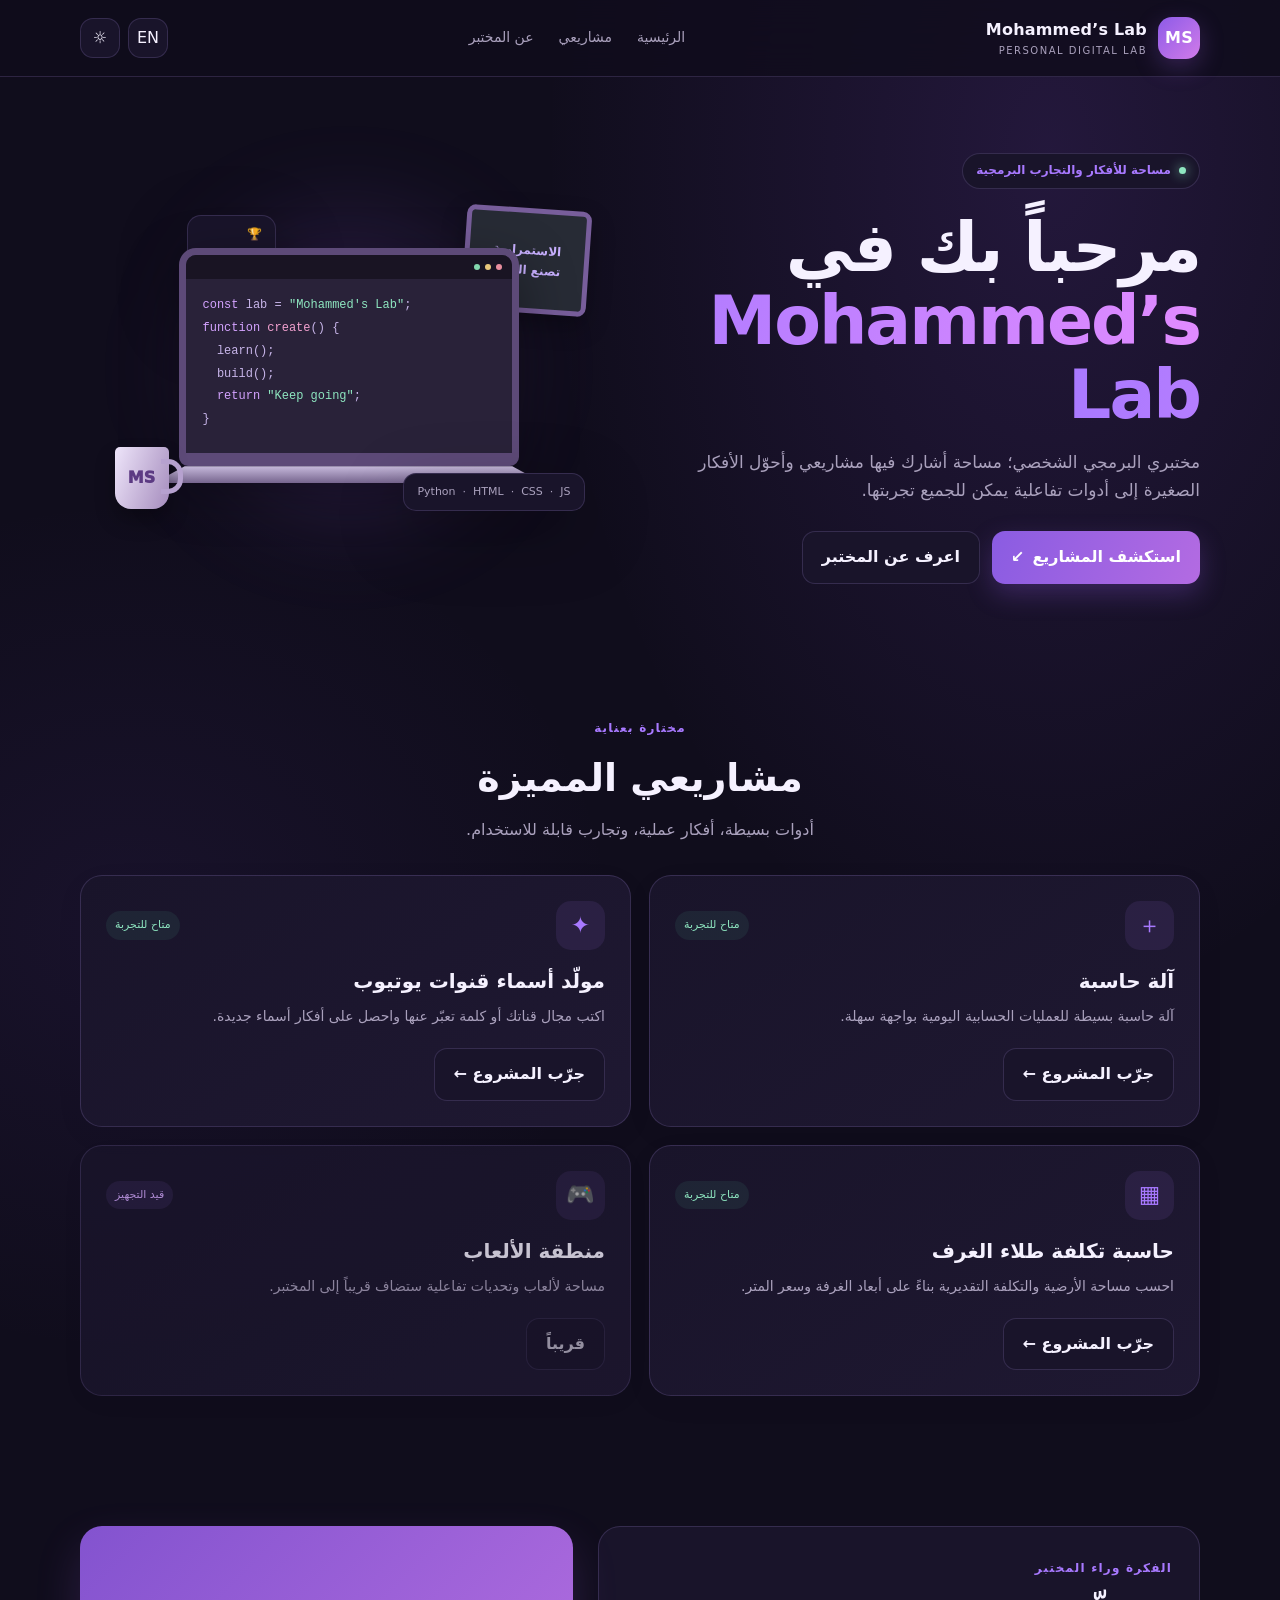
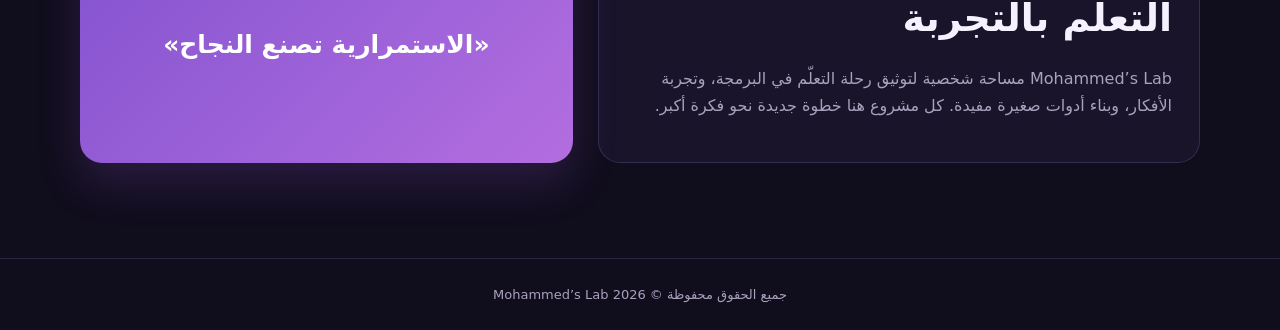
<file: index.html>
<!DOCTYPE html>
<html lang="ar" dir="rtl">
<head>
<meta charset="UTF-8">
<meta name="viewport" content="width=device-width, initial-scale=1.0">
<meta name="theme-color" content="#100d1c">
<meta name="description" content="Mohammed's Lab — مختبر برمجي للمشاريع والأدوات التفاعلية.">
<title>Mohammed's Lab</title>
<style>
:root{
  --bg:#100d1c;--panel:#19142a;--panel2:#211a35;--text:#f5f1ff;--muted:#aaa1bd;
  --line:rgba(190,160,255,.17);--purple:#a879ff;--pink:#e18bff;--green:#8ee6c0;
  --shadow:0 22px 70px rgba(0,0,0,.28);--radius:22px
}
[data-theme="light"]{
  --bg:#f5f1fc;--panel:#fff;--panel2:#eee7fa;--text:#211832;--muted:#716780;
  --line:rgba(91,59,139,.16);--purple:#7540d4;--pink:#a64cc9;--green:#23865f;
  --shadow:0 18px 55px rgba(58,35,91,.11)
}
*{box-sizing:border-box}
html{scroll-behavior:smooth}
body{margin:0;background:
radial-gradient(ellipse at 82% 8%,rgba(137,79,224,.16),transparent 34%),
radial-gradient(ellipse at 10% 48%,rgba(104,65,180,.10),transparent 30%),var(--bg);
color:var(--text);font-family:system-ui,-apple-system,"Segoe UI",Tahoma,Arial,sans-serif;line-height:1.65;transition:background .25s,color .25s}
button,input,select{font:inherit}
button{cursor:pointer}
a{color:inherit;text-decoration:none}
.wrap{width:min(1120px,calc(100% - 38px));margin:auto}
header{position:sticky;top:0;z-index:20;background:color-mix(in srgb,var(--bg) 83%,transparent);backdrop-filter:blur(18px);border-bottom:1px solid var(--line)}
.nav{height:76px;display:flex;align-items:center;justify-content:space-between;gap:18px}
.brand{display:flex;align-items:center;gap:11px;font-weight:850;letter-spacing:.2px}
.brand-mark{width:42px;height:42px;border-radius:14px;display:grid;place-items:center;background:linear-gradient(135deg,#8d5be8,#d17be9);color:white;box-shadow:0 8px 25px #995de544;font-weight:900}
.brand small{display:block;color:var(--muted);font-size:10px;font-weight:500;letter-spacing:1.5px}
.navlinks{display:flex;align-items:center;gap:25px;color:var(--muted);font-size:14px}
.navlinks a:hover{color:var(--text)}
.actions{display:flex;gap:8px}
.icon-btn,.menu-btn{width:40px;height:40px;border:1px solid var(--line);background:var(--panel);color:var(--text);border-radius:13px}
.menu-btn{display:none}
.hero{padding:76px 0 65px;display:grid;grid-template-columns:1fr 1fr;align-items:center;gap:46px;min-height:570px}
.eyebrow{display:inline-flex;align-items:center;gap:8px;border:1px solid var(--line);background:var(--panel);padding:7px 13px;border-radius:99px;color:var(--purple);font-size:12px;font-weight:700}
.dot{width:7px;height:7px;background:var(--green);border-radius:50%;box-shadow:0 0 12px var(--green)}
h1{font-size:clamp(42px,6vw,68px);line-height:1.08;letter-spacing:-2px;margin:22px 0 17px}
.gradient{background:linear-gradient(100deg,var(--purple),var(--pink));color:transparent;background-clip:text}
.hero p{max-width:510px;color:var(--muted);font-size:17px;margin:0 0 27px}
.hero-buttons{display:flex;gap:12px;flex-wrap:wrap}
.btn{border:0;border-radius:13px;padding:12px 19px;font-weight:750;transition:.2s;display:inline-flex;align-items:center;justify-content:center;gap:8px}
.btn:hover{transform:translateY(-2px)}
.primary{background:linear-gradient(110deg,#8a5ce2,#b36be2);color:#fff;box-shadow:0 10px 26px #925be544}
.secondary{background:var(--panel);border:1px solid var(--line);color:var(--text)}
.visual{position:relative;min-height:390px;display:grid;place-items:center}
.glow{position:absolute;width:290px;height:290px;border-radius:50%;background:#9d62ee2c;filter:blur(50px)}
.desk{position:relative;width:min(100%,480px);height:330px}
.laptop{position:absolute;left:50%;top:45px;transform:translateX(-50%);width:340px;max-width:90%;height:218px;background:#292239;border:7px solid #5d4a78;border-bottom-width:13px;border-radius:17px 17px 9px 9px;box-shadow:0 20px 55px #0006;overflow:hidden}
.screenbar{height:24px;background:#191423;display:flex;align-items:center;padding:0 10px;gap:5px}
.screenbar i{width:6px;height:6px;border-radius:50%;background:#e88d9e}
.screenbar i:nth-child(2){background:#e8c77b}.screenbar i:nth-child(3){background:#83d7ae}
.screencontent{padding:15px 17px;font:12px/1.9 ui-monospace,monospace;color:#c7b5e9;direction:ltr;text-align:left}
.screencontent .code-purple{color:#d4a3ff}.screencontent .code-green{color:#8ee6c0}.screencontent .code-pink{color:#f1a0cf}
.base{position:absolute;left:50%;top:263px;transform:translateX(-50%);width:390px;max-width:100%;height:17px;background:linear-gradient(#c7badc,#76658e);clip-path:polygon(8% 0,92% 0,100% 100%,0 100%);border-radius:0 0 12px 12px}
.board{position:absolute;right:0;top:5px;width:125px;height:105px;background:#272b35;border:5px solid #785e9b;border-radius:9px;transform:rotate(4deg);display:grid;place-items:center;text-align:center;padding:8px;color:#c8b0ff;font-size:12px;font-weight:800;box-shadow:0 10px 25px #0004}
.cup{position:absolute;left:6px;bottom:24px;width:54px;height:62px;border-radius:5px 5px 16px 16px;background:linear-gradient(110deg,#eee5fa,#a58cbd);color:#5c3a83;display:grid;place-items:center;font-weight:950;box-shadow:0 12px 20px #0004}
.cup:after{content:"";position:absolute;right:-14px;top:12px;width:17px;height:25px;border:5px solid #b6a1cf;border-left:0;border-radius:0 15px 15px 0}
.trophy{position:absolute;left:78px;top:12px;background:var(--panel);border:1px solid var(--line);border-radius:14px;padding:9px 13px;box-shadow:var(--shadow);font-size:12px}
.trophy b{display:block;color:var(--green);font-size:20px;line-height:1.2}
.tech-float{position:absolute;right:4px;bottom:22px;background:var(--panel);border:1px solid var(--line);border-radius:13px;padding:9px 13px;color:var(--muted);font-size:11px;box-shadow:var(--shadow);direction:ltr}
.section{padding:65px 0}
.section-head{text-align:center;margin-bottom:32px}
.kicker{color:var(--purple);font-size:12px;font-weight:800;letter-spacing:1.2px}
h2{font-size:clamp(27px,4vw,38px);margin:7px 0}
.section-head p{color:var(--muted);margin:0}
.projects{display:grid;grid-template-columns:repeat(2,1fr);gap:18px}
.projects.loading{visibility:hidden}
.project[hidden],.all-off[hidden]{display:none}
.all-off{text-align:center;color:var(--muted);padding:30px 10px;font-size:16px}
.project{background:linear-gradient(145deg,var(--panel),color-mix(in srgb,var(--panel2) 70%,var(--panel)));border:1px solid var(--line);border-radius:var(--radius);padding:25px;min-height:220px;display:flex;flex-direction:column;transition:.25s;box-shadow:0 8px 30px #0000000b}
.project:hover{transform:translateY(-5px);border-color:#a879ff77}
.project-top{display:flex;align-items:center;justify-content:space-between;margin-bottom:15px}
.project-icon{width:49px;height:49px;border-radius:15px;display:grid;place-items:center;background:#9b6be51c;color:var(--purple);font-size:23px}
.status{font-size:11px;color:var(--green);background:#54c89c17;padding:5px 9px;border-radius:99px}
.status.pending{color:#d5a9ff;background:#a879ff19}
.project h3{margin:0 0 7px;font-size:20px}
.project p{color:var(--muted);font-size:14px;margin:0 0 20px}
.project .btn{margin-top:auto;align-self:flex-start}
.project.disabled{opacity:.8}
.project.disabled .btn{cursor:not-allowed;opacity:.7}
.about{display:grid;grid-template-columns:1.1fr .9fr;gap:25px;align-items:stretch}
.about-card{padding:27px;background:var(--panel);border:1px solid var(--line);border-radius:var(--radius)}
.about-card p{color:var(--muted)}
.quote{display:flex;align-items:center;justify-content:center;text-align:center;min-height:190px;background:linear-gradient(135deg,#8353cf,#b36ee0);color:white;font-size:25px;font-weight:850;border-radius:var(--radius);padding:25px;box-shadow:0 20px 45px #965bd533}
footer{border-top:1px solid var(--line);padding:25px 0;color:var(--muted);font-size:13px;text-align:center;margin-top:30px}
.modal{position:fixed;inset:0;z-index:50;background:#080611c9;backdrop-filter:blur(8px);display:none;align-items:center;justify-content:center;padding:18px}
.modal.open{display:flex}
.modal-box{width:min(510px,100%);max-height:90vh;overflow:auto;background:var(--panel);border:1px solid var(--line);border-radius:22px;padding:23px;box-shadow:var(--shadow)}
.modal-head{display:flex;align-items:center;justify-content:space-between;gap:10px;margin-bottom:15px}
.modal-head h3{margin:0;font-size:21px}
.close{width:35px;height:35px;border-radius:11px;border:1px solid var(--line);background:var(--panel2);color:var(--text);font-size:20px}
.field{display:grid;gap:6px;margin:13px 0}
.field label{font-size:13px;color:var(--muted);font-weight:650}
.field input,.field select{width:100%;padding:12px 13px;border-radius:12px;border:1px solid var(--line);background:var(--bg);color:var(--text);outline:none}
.field input:focus,.field select:focus{border-color:var(--purple);box-shadow:0 0 0 3px #9b6be522}
.result{margin-top:15px;padding:15px;border-radius:13px;background:var(--panel2);border:1px solid var(--line);min-height:54px}
.result strong{color:var(--green)}
.calc-display{width:100%;padding:16px;border-radius:13px;border:1px solid var(--line);background:var(--bg);color:var(--text);font-size:25px;text-align:left;direction:ltr;margin-bottom:12px}
.calc-grid{display:grid;grid-template-columns:repeat(4,1fr);gap:8px;direction:ltr}
.calc-grid button{border:1px solid var(--line);background:var(--panel2);color:var(--text);padding:13px 5px;border-radius:11px;font-weight:750}
.calc-grid button.op{color:var(--purple)}
.calc-grid button.equal{background:linear-gradient(110deg,#8a5ce2,#b36be2);color:white}
.calc-grid button:active{transform:scale(.97)}
.name-list{display:grid;gap:8px;margin-top:12px}
.name-item{display:flex;align-items:center;justify-content:space-between;gap:10px;padding:10px 12px;border-radius:11px;background:var(--panel2);border:1px solid var(--line);direction:ltr}
.name-item button{border:0;background:transparent;color:var(--purple);font-weight:700}
.note{color:var(--muted);font-size:12px;margin-top:9px}
.toast{position:fixed;bottom:20px;left:50%;transform:translate(-50%,20px);opacity:0;pointer-events:none;background:var(--panel2);border:1px solid var(--line);padding:10px 16px;border-radius:12px;z-index:80;transition:.2s;box-shadow:var(--shadow)}
.toast.show{opacity:1;transform:translate(-50%,0)}
@media(max-width:800px){
 .hero{grid-template-columns:1fr;padding:54px 0 35px;gap:12px;text-align:center}
 .hero p{margin-inline:auto}.hero-buttons{justify-content:center}.visual{min-height:350px}
 .about{grid-template-columns:1fr}
 .navlinks{display:none;position:absolute;top:76px;right:0;left:0;padding:17px 22px;background:var(--panel);border-bottom:1px solid var(--line);flex-direction:column;align-items:stretch;gap:13px}
 .navlinks.show{display:flex}.menu-btn{display:block}
}
@media(max-width:570px){
 .wrap{width:min(100% - 28px,1120px)}
 .projects{grid-template-columns:1fr}.section{padding:48px 0}
 .desk{transform:scale(.88);transform-origin:center}
 .visual{min-height:315px;overflow:hidden}
 .nav{height:68px}.navlinks{top:68px}
 .brand{font-size:14px}.brand-mark{width:38px;height:38px}
 .hero{min-height:0}
}
</style>
</head>
<body>
<header>
 <div class="wrap nav">
  <a class="brand" href="#home"><span class="brand-mark">MS</span><span>Mohammed’s Lab<small>PERSONAL DIGITAL LAB</small></span></a>
  <nav class="navlinks" id="navlinks">
   <a href="#home" data-i18n="home">الرئيسية</a>
   <a href="#projects" data-i18n="projects">مشاريعي</a>
   <a href="#about" data-i18n="about">عن المختبر</a>
  </nav>
  <div class="actions">
   <button class="icon-btn" id="langBtn" aria-label="Change language">EN</button>
   <button class="icon-btn" id="themeBtn" aria-label="Change theme">☼</button>
   <button class="menu-btn" id="menuBtn" aria-label="Open menu">☰</button>
  </div>
 </div>
</header>

<main>
<section class="wrap hero" id="home">
 <div>
  <span class="eyebrow"><span class="dot"></span><span data-i18n="eyebrow">مساحة للأفكار والتجارب البرمجية</span></span>
  <h1><span data-i18n="welcome">مرحباً بك في</span><br><span class="gradient">Mohammed’s Lab</span></h1>
  <p data-i18n="intro">مختبري البرمجي الشخصي؛ مساحة أشارك فيها مشاريعي وأحوّل الأفكار الصغيرة إلى أدوات تفاعلية يمكن للجميع تجربتها.</p>
  <div class="hero-buttons">
   <a class="btn primary" href="#projects"><span data-i18n="explore">استكشف المشاريع</span> <span>↙</span></a>
   <a class="btn secondary" href="#about" data-i18n="more">اعرف عن المختبر</a>
  </div>
 </div>
 <div class="visual" aria-label="Illustration of a programming desk">
  <div class="glow"></div>
  <div class="desk">
   <div class="board" data-i18n="board">الاستمرارية<br>تصنع النجاح</div>
   <div class="trophy">🏆 <b>100%</b><span data-i18n="persist">الاستمرار</span></div>
   <div class="laptop">
    <div class="screenbar"><i></i><i></i><i></i></div>
    <div class="screencontent">
     <div><span class="code-purple">const</span> lab = <span class="code-green">"Mohammed's Lab"</span>;</div>
     <div><span class="code-purple">function</span> <span class="code-pink">create</span>() {</div>
     <div>&nbsp;&nbsp;learn();</div><div>&nbsp;&nbsp;build();</div>
     <div>&nbsp;&nbsp;<span class="code-purple">return</span> <span class="code-green">"Keep going"</span>;</div><div>}</div>
     <br><div style="color:#8ee6c0">● Python &nbsp; ● HTML &nbsp; ● JavaScript</div>
    </div>
   </div>
   <div class="base"></div><div class="cup">MS</div>
   <div class="tech-float">Python&nbsp; · &nbsp;HTML&nbsp; · &nbsp;CSS&nbsp; · &nbsp;JS</div>
  </div>
 </div>
</section>

<section class="section" id="projects">
 <div class="wrap">
  <div class="section-head"><span class="kicker" data-i18n="featured">مختارة بعناية</span><h2 data-i18n="projectTitle">مشاريعي المميزة</h2><p data-i18n="projectSub">أدوات بسيطة، أفكار عملية، وتجارب قابلة للاستخدام.</p></div>
  <div class="projects loading" id="projectsGrid">
   <article class="project" data-project="calc">
    <div class="project-top"><span class="project-icon">＋</span><span class="status" data-i18n="ready">متاح للتجربة</span></div>
    <h3 data-i18n="calcTitle">آلة حاسبة</h3><p data-i18n="calcDesc">آلة حاسبة بسيطة للعمليات الحسابية اليومية بواجهة سهلة.</p>
    <button class="btn secondary" data-open="calc" data-i18n="try">جرّب المشروع ←</button>
   </article>
   <article class="project" data-project="names">
    <div class="project-top"><span class="project-icon">✦</span><span class="status" data-i18n="ready">متاح للتجربة</span></div>
    <h3 data-i18n="nameTitle">مولّد أسماء قنوات يوتيوب</h3><p data-i18n="nameDesc">اكتب مجال قناتك أو كلمة تعبّر عنها واحصل على أفكار أسماء جديدة.</p>
    <button class="btn secondary" data-open="names" data-i18n="try">جرّب المشروع ←</button>
   </article>
   <article class="project" data-project="paint">
    <div class="project-top"><span class="project-icon">▦</span><span class="status" data-i18n="ready">متاح للتجربة</span></div>
    <h3 data-i18n="paintTitle">حاسبة تكلفة طلاء الغرف</h3><p data-i18n="paintDesc">احسب مساحة الأرضية والتكلفة التقديرية بناءً على أبعاد الغرفة وسعر المتر.</p>
    <button class="btn secondary" data-open="paint" data-i18n="try">جرّب المشروع ←</button>
   </article>
   <article class="project disabled" data-project="games">
    <div class="project-top"><span class="project-icon">🎮</span><span class="status pending" data-i18n="soon">قيد التجهيز</span></div>
    <h3 data-i18n="gamesTitle">منطقة الألعاب</h3><p data-i18n="gamesDesc">مساحة لألعاب وتحديات تفاعلية ستضاف قريباً إلى المختبر.</p>
    <button class="btn secondary" disabled data-i18n="coming">قريباً</button>
   </article>
  </div>
  <p class="all-off" id="allOff" hidden data-i18n="allOff">المشاريع غير متاحة حالياً.</p>
 </div>
</section>

<section class="section" id="about">
 <div class="wrap about">
  <div class="about-card"><span class="kicker" data-i18n="aboutKicker">الفكرة وراء المختبر</span><h2 data-i18n="aboutTitle">التعلّم بالتجربة</h2><p data-i18n="aboutText">Mohammed’s Lab مساحة شخصية لتوثيق رحلة التعلّم في البرمجة، وتجربة الأفكار، وبناء أدوات صغيرة مفيدة. كل مشروع هنا خطوة جديدة نحو فكرة أكبر.</p></div>
  <div class="quote" data-i18n="quote">«الاستمرارية تصنع النجاح»</div>
 </div>
</section>
</main>
<footer><div class="wrap" data-i18n="footer">جميع الحقوق محفوظة © 2026 Mohammed’s Lab</div></footer>

<div class="modal" id="modal" role="dialog" aria-modal="true" aria-labelledby="modalTitle">
 <div class="modal-box">
  <div class="modal-head"><h3 id="modalTitle">المشروع</h3><button class="close" id="closeModal" aria-label="Close">×</button></div>
  <div id="modalContent"></div>
 </div>
</div>
<div class="toast" id="toast" role="status"></div>

<script>
const translations={
 ar:{
  home:"الرئيسية",projects:"مشاريعي",about:"عن المختبر",eyebrow:"مساحة للأفكار والتجارب البرمجية",welcome:"مرحباً بك في",
  intro:"مختبري البرمجي الشخصي؛ مساحة أشارك فيها مشاريعي وأحوّل الأفكار الصغيرة إلى أدوات تفاعلية يمكن للجميع تجربتها.",
  explore:"استكشف المشاريع",more:"اعرف عن المختبر",board:"الاستمرارية<br>تصنع النجاح",persist:"الاستمرار",
  featured:"مختارة بعناية",projectTitle:"مشاريعي المميزة",projectSub:"أدوات بسيطة، أفكار عملية، وتجارب قابلة للاستخدام.",
  ready:"متاح للتجربة",try:"جرّب المشروع ←",calcTitle:"آلة حاسبة",calcDesc:"آلة حاسبة بسيطة للعمليات الحسابية اليومية بواجهة سهلة.",
  nameTitle:"مولّد أسماء قنوات يوتيوب",nameDesc:"اكتب مجال قناتك أو كلمة تعبّر عنها واحصل على أفكار أسماء جديدة.",
  paintTitle:"حاسبة تكلفة طلاء الغرف",paintDesc:"احسب مساحة الأرضية والتكلفة التقديرية بناءً على أبعاد الغرفة وسعر المتر.",
  soon:"قيد التجهيز",gamesTitle:"منطقة الألعاب",gamesDesc:"مساحة لألعاب وتحديات تفاعلية ستضاف قريباً إلى المختبر.",coming:"قريباً",
  allOff:"المشاريع غير متاحة حالياً.",
  aboutKicker:"الفكرة وراء المختبر",aboutTitle:"التعلّم بالتجربة",aboutText:"Mohammed’s Lab مساحة شخصية لتوثيق رحلة التعلّم في البرمجة، وتجربة الأفكار، وبناء أدوات صغيرة مفيدة. كل مشروع هنا خطوة جديدة نحو فكرة أكبر.",
  quote:"«الاستمرارية تصنع النجاح»",footer:"جميع الحقوق محفوظة © 2026 Mohammed’s Lab",
  mCalc:"الآلة الحاسبة",mNames:"مولّد أسماء القنوات",mPaint:"حاسبة تكلفة الطلاء",
  clear:"مسح",equals:"=",topic:"اكتب كلمة أو مجال القناة",generate:"ولّد أسماء",copy:"نسخ",
  price:"سعر المتر الواحد",length:"طول الغرفة بالمتر",width:"عرض الغرفة بالمتر",currency:"العملة",sdg:"جنيه سوداني",usd:"دولار",
  calculate:"احسب التكلفة",area:"المساحة",total:"التكلفة الإجمالية",floorNote:"تنبيه: الطول × العرض يحسب مساحة الأرضية فقط، وليس مساحة الجدران.",
  invalid:"يرجى إدخال أرقام صحيحة أكبر من صفر.",copied:"تم نسخ الاسم",copyFail:"تعذر النسخ؛ حدّد الاسم وانسخه يدوياً.",
  noNames:"اكتب كلمة أو مجالاً أولاً.",calcError:"عملية حسابية غير صحيحة.",empty:"ابدأ بإدخال العملية."
 },
 en:{
  home:"Home",projects:"Projects",about:"About",eyebrow:"A space for ideas and coding experiments",welcome:"Welcome to",
  intro:"My personal coding lab: a place to share projects and turn small ideas into interactive tools anyone can try.",
  explore:"Explore projects",more:"About the lab",board:"Consistency<br>creates success",persist:"Keep going",
  featured:"HAND-PICKED",projectTitle:"Featured Projects",projectSub:"Simple tools, practical ideas, and useful experiments.",
  ready:"Ready to try",try:"Try project →",calcTitle:"Calculator",calcDesc:"A simple calculator for everyday arithmetic.",
  nameTitle:"YouTube Name Generator",nameDesc:"Enter your channel topic or a keyword and get fresh name ideas.",
  paintTitle:"Room Painting Cost Calculator",paintDesc:"Estimate floor area and cost using room dimensions and the price per square metre.",
  soon:"In progress",gamesTitle:"Game Zone",gamesDesc:"A space for interactive games and challenges coming soon.",coming:"Coming soon",
  allOff:"Projects are currently unavailable.",
  aboutKicker:"THE IDEA",aboutTitle:"Learning by building",aboutText:"Mohammed’s Lab is a personal space to document a coding journey, experiment with ideas, and build useful small tools. Every project is another step toward a bigger idea.",
  quote:"“Consistency creates success”",footer:"All rights reserved © 2026 Mohammed’s Lab",
  mCalc:"Calculator",mNames:"YouTube Name Generator",mPaint:"Painting Cost Calculator",
  clear:"Clear",equals:"=",topic:"Enter a channel topic or keyword",generate:"Generate names",copy:"Copy",
  price:"Price per square metre",length:"Room length (metres)",width:"Room width (metres)",currency:"Currency",sdg:"Sudanese pound",usd:"US dollar",
  calculate:"Calculate cost",area:"Area",total:"Total cost",floorNote:"Note: length × width calculates floor area only, not wall area.",
  invalid:"Please enter valid numbers greater than zero.",copied:"Name copied",copyFail:"Could not copy; select and copy the name manually.",
  noNames:"Enter a topic first.",calcError:"Invalid calculation.",empty:"Enter a calculation to begin."
 }
};
let lang="ar", theme="dark", currentExpression="";
const $=id=>document.getElementById(id);
function t(key){return translations[lang][key]||key}
function applyLanguage(){
 document.documentElement.lang=lang;document.documentElement.dir=lang==="ar"?"rtl":"ltr";
 document.querySelectorAll("[data-i18n]").forEach(el=>{const key=el.dataset.i18n;if(translations[lang][key])el.innerHTML=translations[lang][key]});
 $("langBtn").textContent=lang==="ar"?"EN":"عربي";
}
$("langBtn").addEventListener("click",()=>{lang=lang==="ar"?"en":"ar";applyLanguage();});
$("themeBtn").addEventListener("click",()=>{theme=theme==="dark"?"light":"dark";document.documentElement.dataset.theme=theme==="light"?"light":"";$("themeBtn").textContent=theme==="dark"?"☼":"☾";});
$("menuBtn").addEventListener("click",()=>$("navlinks").classList.toggle("show"));
document.querySelectorAll(".navlinks a").forEach(a=>a.addEventListener("click",()=>$("navlinks").classList.remove("show")));

function showToast(message){$("toast").textContent=message;$("toast").classList.add("show");setTimeout(()=>$("toast").classList.remove("show"),2100)}
function openModal(type){
 const titles={calc:"mCalc",names:"mNames",paint:"mPaint"};$("modalTitle").textContent=t(titles[type]);
 const content=$("modalContent");
 if(type==="calc"){
  currentExpression="";
  content.innerHTML=`<input class="calc-display" id="calcDisplay" value="" placeholder="${t("empty")}" readonly aria-label="Calculator display"><div class="calc-grid">
  ${["7","8","9","÷","4","5","6","×","1","2","3","−","0",".","C","+","(",")","⌫","="].map(x=>`<button class="${["÷","×","−","+","="].includes(x)?"op ":""}${x==="="?"equal":""}" data-key="${x}">${x}</button>`).join("")}
  </div>`;
  content.querySelectorAll("[data-key]").forEach(b=>b.addEventListener("click",()=>calcKey(b.dataset.key)));
 }
 if(type==="names"){
  content.innerHTML=`<div class="field"><label for="topicInput">${t("topic")}</label><input id="topicInput" maxlength="50" placeholder="${lang==="ar"?"مثلاً: التقنية أو الألعاب":"e.g. tech or gaming"}"></div><button class="btn primary" id="generateNames">${t("generate")}</button><div id="nameResults" class="name-list"></div>`;
  $("generateNames").addEventListener("click",generateNames);
  $("topicInput").addEventListener("keydown",e=>{if(e.key==="Enter")generateNames()});
 }
 if(type==="paint"){
  content.innerHTML=`<div class="field"><label for="paintPrice">${t("price")}</label><input id="paintPrice" type="number" min="0" step="any" placeholder="0"></div>
  <div class="field"><label for="paintLength">${t("length")}</label><input id="paintLength" type="number" min="0" step="any" placeholder="0"></div>
  <div class="field"><label for="paintWidth">${t("width")}</label><input id="paintWidth" type="number" min="0" step="any" placeholder="0"></div>
  <div class="field"><label for="paintCurrency">${t("currency")}</label><select id="paintCurrency"><option value="SDG">${t("sdg")}</option><option value="USD">${t("usd")}</option></select></div>
  <button class="btn primary" id="calculatePaint">${t("calculate")}</button><div class="result" id="paintResult" aria-live="polite"></div><p class="note">${t("floorNote")}</p>`;
  $("calculatePaint").addEventListener("click",calculatePaint);
 }
 $("modal").classList.add("open");
}
document.querySelectorAll("[data-open]").forEach(b=>b.addEventListener("click",()=>openModal(b.dataset.open)));
function closeModal(){$("modal").classList.remove("open")}
$("closeModal").addEventListener("click",closeModal);
$("modal").addEventListener("click",e=>{if(e.target===$("modal"))closeModal()});
document.addEventListener("keydown",e=>{if(e.key==="Escape")closeModal()});

function calcKey(key){
 const display=$("calcDisplay");if(!display)return;
 if(key==="C")currentExpression="";
 else if(key==="⌫")currentExpression=currentExpression.slice(0,-1);
 else if(key==="="){
  const result=safeCalculate(currentExpression);
  if(result===null){showToast(t("calcError"));return}
  currentExpression=String(Number(result.toPrecision(11)));
 }else{
  const mapped={"÷":"/","×":"*","−":"-"};currentExpression+=(mapped[key]||key);
 }
 display.value=currentExpression;
}
function safeCalculate(expression){
 if(!expression||!/^[0-9+\-*/().\s]+$/.test(expression))return null;
 const tokens=expression.match(/\d+(?:\.\d+)?|[()+\-*/]/g);
 if(!tokens||tokens.join("")!==expression.replace(/\s/g,""))return null;
 let pos=0;
 function primary(){
  const token=tokens[pos++];
  if(token==="("){const value=addSub();if(tokens[pos++]!==")")throw Error();return value}
  if(token==="-"||token==="+"){const v=primary();return token==="-"?-v:v}
  if(!/^\d/.test(token||""))throw Error();
  return Number(token);
 }
 function mulDiv(){let v=primary();while(tokens[pos]==="*"||tokens[pos]==="/"){const op=tokens[pos++],r=primary();if(op==="/"&&r===0)throw Error();v=op==="*"?v*r:v/r}return v}
 function addSub(){let v=mulDiv();while(tokens[pos]==="+"||tokens[pos]==="-"){const op=tokens[pos++],r=mulDiv();v=op==="+"?v+r:v-r}return v}
 try{const result=addSub();if(pos!==tokens.length||!Number.isFinite(result))return null;return result}catch{return null}
}
function generateNames(){
 const topic=$("topicInput").value.trim();if(!topic){showToast(t("noNames"));return}
 const prefixes=lang==="ar"?["عالم","بوابة","نبض","مساحة","كوكب","فكرة","مجرة","ركن"]:["Nova","Pixel","Nexa","Bright","Echo","Orbit","Spark","Next"];
 const suffixes=lang==="ar"?["الإبداع","تيك","بلاس","زون","المعرفة","ديجيتال","ستوديو","لاب"]:["Lab","Hub","Zone","Studio","Verse","Works","Point","Space"];
 const names=new Set();
 while(names.size<8){const p=prefixes[Math.floor(Math.random()*prefixes.length)],s=suffixes[Math.floor(Math.random()*suffixes.length)];names.add(lang==="ar"?`${p} ${topic} ${s}`:`${p} ${topic} ${s}`)}
 $("nameResults").innerHTML="";
 names.forEach(name=>{const row=document.createElement("div");row.className="name-item";const span=document.createElement("span");span.textContent=name;const btn=document.createElement("button");btn.textContent=t("copy");btn.addEventListener("click",async()=>{try{await navigator.clipboard.writeText(name);showToast(t("copied"))}catch{showToast(t("copyFail"))}});row.append(span,btn);$("nameResults").append(row)});
}
function calculatePaint(){
 const price=Number($("paintPrice").value),length=Number($("paintLength").value),width=Number($("paintWidth").value);
 if(![price,length,width].every(v=>Number.isFinite(v)&&v>0)){$("paintResult").textContent=t("invalid");return}
 const area=length*width,total=area*price,currency=$("paintCurrency").value;
 const formatter=new Intl.NumberFormat(lang==="ar"?"ar":"en",{maximumFractionDigits:2});
 const unit=currency==="SDG"?t("sdg"):t("usd");
 $("paintResult").innerHTML=`${t("area")}: <strong>${formatter.format(area)} m²</strong><br>${t("total")}: <strong>${formatter.format(total)} ${unit}</strong>`;
}

/* ===== التحكم في ظهور المشاريع من settings.json ===== */
async function loadSettings(){
 const grid=$("projectsGrid");
 try{
  const r=await fetch("https://api.github.com/repos/www0906812681-pixel/PMY/contents/settings.json?t="+Date.now(),{headers:{"Accept":"application/vnd.github.raw+json"},cache:"no-store"});
  if(!r.ok)throw new Error("settings not found");
  const s=await r.json();
  const globalOn=s.globalEnabled!==false;
  const projects=s.projects||{};
  let visible=0;
  document.querySelectorAll(".project[data-project]").forEach(card=>{
   const on=globalOn&&projects[card.dataset.project]===true;
   card.hidden=!on;
   if(on)visible++;
  });
  $("allOff").hidden=visible>0;
 }catch(e){
  /* لو فشل التحميل نترك كل المشاريع ظاهرة كما هي */
 }
 grid.classList.remove("loading");
}

applyLanguage();
loadSettings();
</script>

<!-- Cloudflare Web Analytics -->
<script defer src="https://static.cloudflareinsights.com/beacon.min.js" data-cf-beacon='{"token": "2cd9815f8e7642dc98b579c104c08202"}'></script>
<!-- End Cloudflare Web Analytics -->
</body>
</html>
</file>
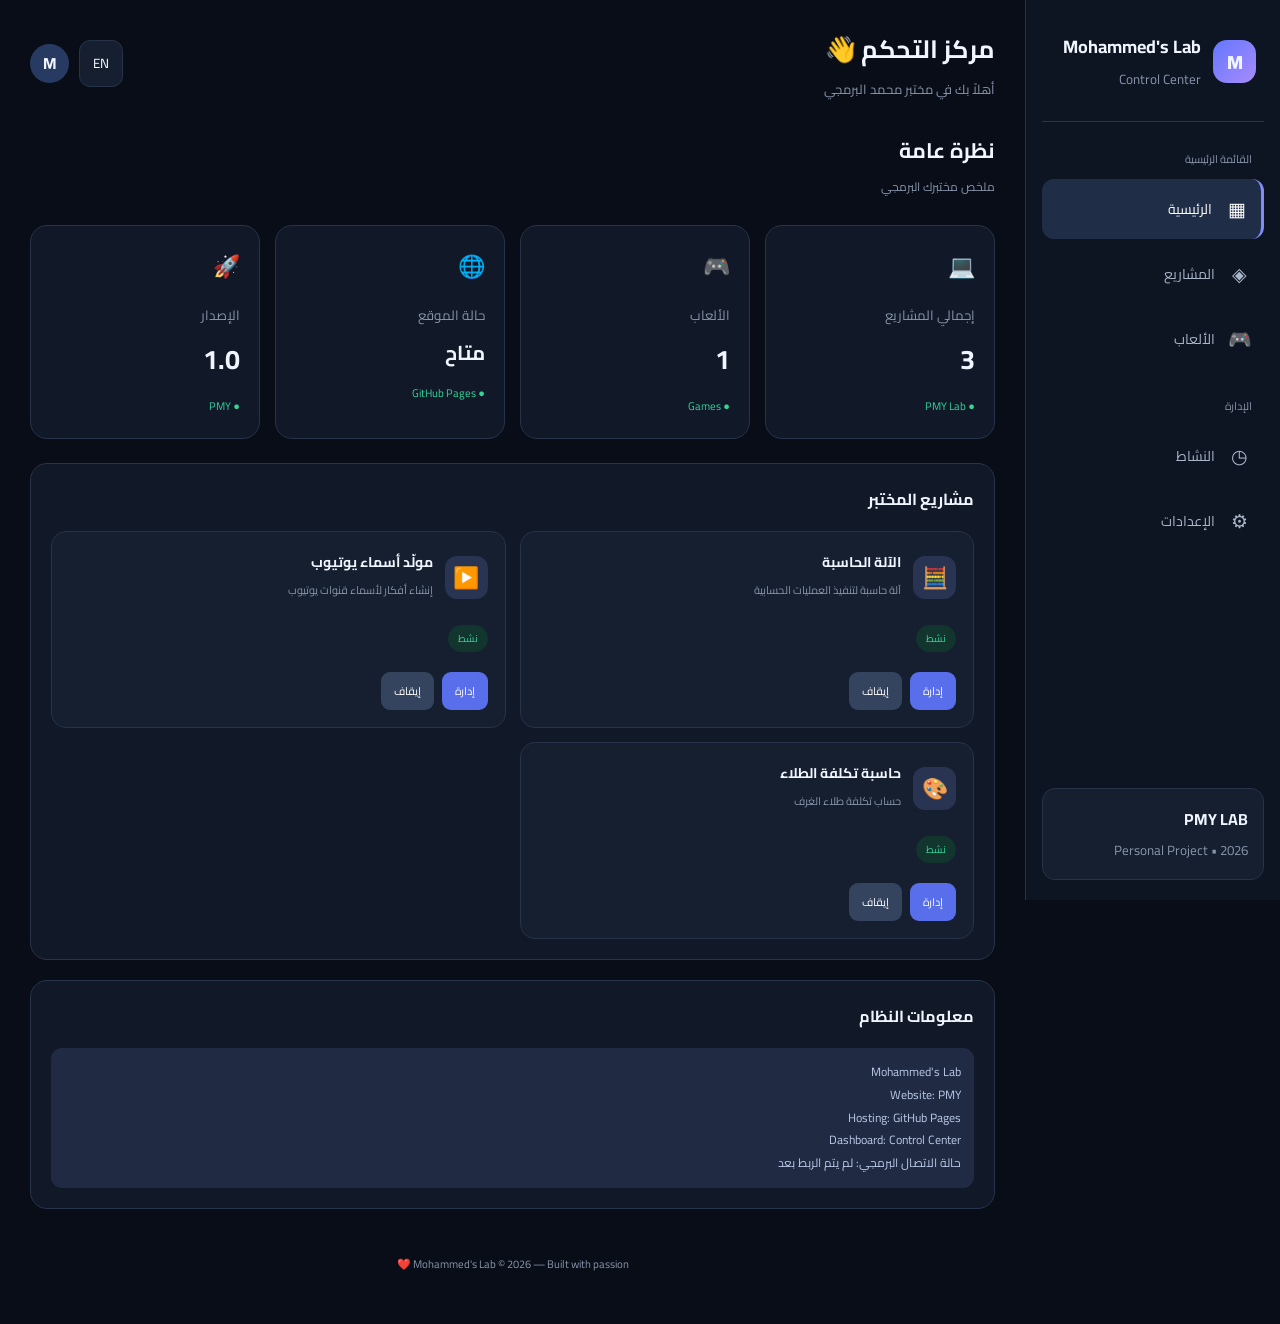
<file: admin/index.html>
<!DOCTYPE html>
<html lang="ar" dir="rtl">
<head>
<meta charset="UTF-8">
<meta name="viewport" content="width=device-width, initial-scale=1.0">
<meta name="theme-color" content="#090d18">
<title>PMY | Control Center</title>

<style>
@import url('https://fonts.googleapis.com/css2?family=Cairo:wght@400;500;600;700;800&display=swap');

:root {
  --bg:#090d18;
  --panel:#111827;
  --card:#151f30;
  --border:#263349;
  --text:#f1f5ff;
  --muted:#8794aa;
  --accent:#818cf8;
  --blue:#5685ff;
  --green:#34d399;
  --red:#fb7185;
}

*{box-sizing:border-box}

body{
  margin:0;
  background:var(--bg);
  color:var(--text);
  font-family:'Cairo',sans-serif;
  min-height:100vh;
}

button,input{font-family:inherit}
button{cursor:pointer}

.layout{
  display:flex;
  min-height:100vh;
}

.sidebar{
  width:255px;
  background:#0d1422;
  border-left:1px solid var(--border);
  padding:25px 16px;
  position:fixed;
  top:0;bottom:0;right:0;
  z-index:10;
  transition:.25s;
}

.brand{
  display:flex;
  align-items:center;
  gap:12px;
  padding:5px 8px 28px;
  border-bottom:1px solid var(--border);
}

.logo{
  width:43px;height:43px;
  border-radius:14px;
  background:linear-gradient(135deg,#6477ff,#a78bfa);
  display:grid;
  place-items:center;
  font-size:19px;
  font-weight:800;
}

.brand h2{font-size:18px;margin:0}
.brand small{color:var(--muted)}

.menu-title{
  color:var(--muted);
  font-size:11px;
  margin:27px 12px 10px;
}

.nav{
  display:flex;
  align-items:center;
  gap:12px;
  padding:12px;
  border-radius:12px;
  color:#aab6ca;
  margin:5px 0;
  border:0;
  background:transparent;
  width:100%;
  text-align:right;
  font-size:14px;
}

.nav:hover,.nav.active{
  background:#202d46;
  color:white;
}

.nav.active{
  border-right:3px solid var(--accent);
}

.nav-icon{font-size:19px;width:25px;text-align:center}

.sidebar-bottom{
  position:absolute;
  bottom:20px;
  right:16px;left:16px;
  padding:15px;
  background:var(--card);
  border:1px solid var(--border);
  border-radius:13px;
}

.sidebar-bottom small{color:var(--muted)}

.main{
  width:calc(100% - 255px);
  margin-right:255px;
  padding:25px 30px;
}

.topbar{
  display:flex;
  align-items:center;
  justify-content:space-between;
  gap:12px;
  margin-bottom:30px;
}

.top-left{
  display:flex;
  align-items:center;
  gap:12px;
}

.menu-btn{
  display:none;
  background:var(--card);
  border:1px solid var(--border);
  color:white;
  border-radius:10px;
  padding:9px 13px;
}

.top-actions{
  display:flex;
  gap:10px;
  align-items:center;
}

.icon-btn{
  background:var(--card);
  border:1px solid var(--border);
  color:white;
  padding:10px 13px;
  border-radius:11px;
}

.avatar{
  width:39px;height:39px;
  border-radius:50%;
  display:grid;
  place-items:center;
  background:#273b62;
  font-weight:bold;
}

.welcome h1{
  font-size:25px;
  margin:0 0 5px;
}

.welcome p{color:var(--muted);margin:0;font-size:13px}

.section{display:none}
.section.active{display:block}

.section-heading{
  display:flex;
  justify-content:space-between;
  align-items:center;
  flex-wrap:wrap;
  gap:12px;
  margin-bottom:22px;
}

.section-heading h2{font-size:21px;margin:0}
.section-heading p{color:var(--muted);font-size:12px;margin:5px 0}

.grid{
  display:grid;
  grid-template-columns:repeat(4,minmax(0,1fr));
  gap:15px;
  margin-bottom:24px;
}

.stat{
  background:var(--panel);
  border:1px solid var(--border);
  border-radius:17px;
  padding:19px;
}

.stat-icon{
  font-size:22px;
  margin-bottom:12px;
}

.stat small{color:var(--muted)}
.stat h2{font-size:27px;margin:5px 0}

.stat span{
  color:var(--green);
  font-size:11px;
}

.panel{
  background:var(--panel);
  border:1px solid var(--border);
  border-radius:17px;
  padding:20px;
  margin-bottom:20px;
}

.panel h3{font-size:16px;margin:0 0 17px}

.project-grid{
  display:grid;
  grid-template-columns:repeat(2,minmax(0,1fr));
  gap:14px;
}

.project{
  background:var(--card);
  border:1px solid var(--border);
  border-radius:15px;
  padding:17px;
}

.project-top{
  display:flex;
  align-items:center;
  gap:12px;
  margin-bottom:12px;
}

.project-icon{
  width:43px;height:43px;
  border-radius:12px;
  display:grid;
  place-items:center;
  font-size:21px;
  background:#283451;
}

.project h3{margin:0;font-size:14px}
.project p{color:var(--muted);font-size:11px;margin:5px 0}

.status{
  display:inline-block;
  padding:4px 10px;
  border-radius:20px;
  font-size:10px;
  background:#12352d;
  color:var(--green);
  margin:8px 0;
}

.status.off{
  background:#40232c;
  color:var(--red);
}

.project-actions{
  display:flex;
  gap:8px;
  margin-top:12px;
}

.btn{
  border:0;
  padding:9px 13px;
  border-radius:9px;
  font-size:11px;
  color:white;
  background:#34435e;
}

.btn.primary{background:#586eea}
.btn:hover{filter:brightness(1.15)}

.table-wrap{overflow-x:auto}

table{
  width:100%;
  border-collapse:collapse;
  min-width:400px;
}

td,th{
  padding:13px 10px;
  text-align:right;
  border-bottom:1px solid var(--border);
  font-size:12px;
}

th{color:var(--muted);font-weight:500}

.search{
  width:100%;
  background:var(--card);
  border:1px solid var(--border);
  border-radius:10px;
  padding:12px;
  color:white;
  outline:none;
  margin-bottom:15px;
}

.search:focus{border-color:var(--accent)}

.setting{
  display:flex;
  justify-content:space-between;
  align-items:center;
  padding:15px 0;
  border-bottom:1px solid var(--border);
  gap:12px;
}

.setting small{color:var(--muted);display:block}

.switch{
  width:42px;height:23px;
  background:#35445e;
  border-radius:20px;
  position:relative;
  border:0;
}

.switch:after{
  content:"";
  position:absolute;
  width:17px;height:17px;
  border-radius:50%;
  background:white;
  top:3px;right:3px;
  transition:.2s;
}

.switch.on{background:#586eea}
.switch.on:after{right:22px}

.notice{
  padding:13px;
  background:#202b43;
  border-radius:11px;
  color:#b9c8e7;
  font-size:12px;
  line-height:1.9;
}

footer{
  color:var(--muted);
  text-align:center;
  font-size:11px;
  padding:25px 0;
}

#toast{
  position:fixed;
  bottom:20px;
  left:50%;
  transform:translateX(-50%);
  background:#273958;
  color:white;
  padding:12px 20px;
  border-radius:12px;
  font-size:12px;
  display:none;
  z-index:30;
}

@media(max-width:1000px){
  .grid{grid-template-columns:repeat(2,1fr)}
}

@media(max-width:650px){
  .sidebar{transform:translateX(110%)}
  .sidebar.open{transform:translateX(0)}
  .main{
    width:100%;
    margin:0;
    padding:17px 14px;
  }
  .menu-btn{display:block}
  .welcome h1{font-size:20px}
  .topbar{margin-bottom:23px}
  .grid{gap:9px}
  .stat{padding:13px}
  .stat h2{font-size:22px}
  .project-grid{grid-template-columns:1fr}
  .panel{padding:14px}
}
</style>
</head>

<body>

<div class="layout">

<aside class="sidebar" id="sidebar">

  <div class="brand">
    <div class="logo">M</div>
    <div>
      <h2>Mohammed's Lab</h2>
      <small>Control Center</small>
    </div>
  </div>

  <div class="menu-title" data-ar="القائمة الرئيسية" data-en="MAIN MENU">القائمة الرئيسية</div>

  <button class="nav active" onclick="showPage('overview',this)">
    <span class="nav-icon">▦</span><span data-ar="الرئيسية" data-en="Overview">الرئيسية</span>
  </button>

  <button class="nav" onclick="showPage('projects',this)">
    <span class="nav-icon">◈</span><span data-ar="المشاريع" data-en="Projects">المشاريع</span>
  </button>

  <button class="nav" onclick="showPage('games',this)">
    <span class="nav-icon">🎮</span><span data-ar="الألعاب" data-en="Games">الألعاب</span>
  </button>

  <div class="menu-title" data-ar="الإدارة" data-en="MANAGEMENT">الإدارة</div>

  <button class="nav" onclick="showPage('activity',this)">
    <span class="nav-icon">◷</span><span data-ar="النشاط" data-en="Activity">النشاط</span>
  </button>

  <button class="nav" onclick="showPage('settings',this)">
    <span class="nav-icon">⚙</span><span data-ar="الإعدادات" data-en="Settings">الإعدادات</span>
  </button>

  <div class="sidebar-bottom">
    <strong>PMY LAB</strong><br>
    <small>Personal Project • 2026</small>
  </div>

</aside>

<main class="main">

<header class="topbar">

  <div class="top-left">
    <button class="menu-btn" onclick="toggleSidebar()">☰</button>
    <div class="welcome">
      <h1 data-ar="مركز التحكم 👋" data-en="Control Center 👋">مركز التحكم 👋</h1>
      <p data-ar="أهلاً بك في مختبر محمد البرمجي" data-en="Welcome to Mohammed's Lab">أهلاً بك في مختبر محمد البرمجي</p>
    </div>
  </div>

  <div class="top-actions">
    <button class="icon-btn" onclick="changeLanguage()" id="langBtn">EN</button>
    <div class="avatar">M</div>
  </div>

</header>

<!-- OVERVIEW -->

<section class="section active" id="overview">

  <div class="section-heading">
    <div>
      <h2 data-ar="نظرة عامة" data-en="Overview">نظرة عامة</h2>
      <p data-ar="ملخص مختبرك البرمجي" data-en="Your laboratory summary">ملخص مختبرك البرمجي</p>
    </div>
  </div>

  <div class="grid">

    <div class="stat">
      <div class="stat-icon">💻</div>
      <small data-ar="إجمالي المشاريع" data-en="Total Projects">إجمالي المشاريع</small>
      <h2>3</h2>
      <span>● PMY Lab</span>
    </div>

    <div class="stat">
      <div class="stat-icon">🎮</div>
      <small data-ar="الألعاب" data-en="Games">الألعاب</small>
      <h2>1</h2>
      <span>● Games</span>
    </div>

    <div class="stat">
      <div class="stat-icon">🌐</div>
      <small data-ar="حالة الموقع" data-en="Website Status">حالة الموقع</small>
      <h2 style="font-size:20px" data-ar="متاح" data-en="Online">متاح</h2>
      <span>● GitHub Pages</span>
    </div>

    <div class="stat">
      <div class="stat-icon">🚀</div>
      <small data-ar="الإصدار" data-en="Version">الإصدار</small>
      <h2>1.0</h2>
      <span>● PMY</span>
    </div>

  </div>

  <div class="panel">
    <h3 data-ar="مشاريع المختبر" data-en="Laboratory Projects">مشاريع المختبر</h3>
    <div class="project-grid" id="overviewProjects"></div>
  </div>

  <div class="panel">
    <h3 data-ar="معلومات النظام" data-en="System Information">معلومات النظام</h3>
    <div class="notice">
      Mohammed's Lab<br>
      Website: PMY<br>
      Hosting: GitHub Pages<br>
      Dashboard: Control Center<br>
      <span data-ar="حالة الاتصال البرمجي: لم يتم الربط بعد" data-en="Backend connection: Not connected yet">حالة الاتصال البرمجي: لم يتم الربط بعد</span>
    </div>
  </div>

</section>

<!-- PROJECTS -->

<section class="section" id="projects">

  <div class="section-heading">
    <div>
      <h2 data-ar="إدارة المشاريع" data-en="Project Management">إدارة المشاريع</h2>
      <p data-ar="جميع أدواتك البرمجية في مكان واحد" data-en="Manage your applications">جميع أدواتك البرمجية في مكان واحد</p>
    </div>
  </div>

  <input class="search" id="projectSearch" placeholder="ابحث عن مشروع..." oninput="renderProjects()">

  <div class="project-grid" id="allProjects"></div>

</section>

<!-- GAMES -->

<section class="section" id="games">

  <div class="section-heading">
    <div>
      <h2 data-ar="منطقة الألعاب" data-en="Games Center">منطقة الألعاب</h2>
      <p data-ar="إدارة ألعاب المختبر" data-en="Manage your games">إدارة ألعاب المختبر</p>
    </div>
  </div>

  <div class="panel">
    <div class="project">
      <div class="project-top">
        <div class="project-icon">🎯</div>
        <div>
          <h3 data-ar="لعبة التحدي" data-en="Challenge Game">لعبة التحدي</h3>
          <p data-ar="لعبة تفاعلية داخل المختبر" data-en="Interactive laboratory game">لعبة تفاعلية داخل المختبر</p>
        </div>
      </div>
      <span class="status off" data-ar="بانتظار الربط" data-en="Awaiting integration">بانتظار الربط</span>
      <p data-ar="سيتم ربط اللعبة والتحكم بها بعد تحديد ملفها الحقيقي." data-en="Game integration will be added after identifying its actual file.">سيتم ربط اللعبة والتحكم بها بعد تحديد ملفها الحقيقي.</p>
    </div>
  </div>

</section>

<!-- ACTIVITY -->

<section class="section" id="activity">

  <div class="section-heading">
    <div>
      <h2 data-ar="النشاط" data-en="Activity">النشاط</h2>
      <p data-ar="معلومات لوحة التحكم الحالية" data-en="Current dashboard information">معلومات لوحة التحكم الحالية</p>
    </div>
  </div>

  <div class="panel">
    <h3 data-ar="سجل الواجهة" data-en="Interface Log">سجل الواجهة</h3>
    <div class="notice" id="activityLog">
      تم تجهيز واجهة التحكم الأولية.<br>
      لم يتم ربط GitHub API بعد.
    </div>
  </div>

</section>

<!-- SETTINGS -->

<section class="section" id="settings">

  <div class="section-heading">
    <div>
      <h2 data-ar="الإعدادات" data-en="Settings">الإعدادات</h2>
      <p data-ar="خصص تجربة لوحة التحكم" data-en="Customize your dashboard">خصص تجربة لوحة التحكم</p>
    </div>
  </div>

  <div class="panel">

    <div class="setting">
      <div>
        <strong data-ar="لغة الواجهة" data-en="Interface Language">لغة الواجهة</strong>
        <small data-ar="التبديل بين العربية والإنجليزية" data-en="Arabic and English">التبديل بين العربية والإنجليزية</small>
      </div>
      <button class="btn primary" onclick="changeLanguage()">AR / EN</button>
    </div>

    <div class="setting">
      <div>
        <strong data-ar="المظهر الداكن" data-en="Dark Theme">المظهر الداكن</strong>
        <small data-ar="تفعيل الواجهة الداكنة" data-en="Dark interface">تفعيل الواجهة الداكنة</small>
      </div>
      <span class="status">ON</span>
    </div>

    <div class="setting">
      <div>
        <strong data-ar="الاتصال بالخادم" data-en="Server Connection">الاتصال بالخادم</strong>
        <small data-ar="لم يتم ربط Cloudflare Worker" data-en="Cloudflare Worker not connected">لم يتم ربط Cloudflare Worker</small>
      </div>
      <span class="status off">OFF</span>
    </div>

    <div class="setting">
      <div>
        <strong>GitHub API</strong>
        <small data-ar="بانتظار إعداد الاتصال الآمن" data-en="Awaiting secure integration">بانتظار إعداد الاتصال الآمن</small>
      </div>
      <span class="status off">OFF</span>
    </div>

  </div>

  <div class="notice">
    <strong>Security Notice</strong><br>
    لا تضع GitHub Token داخل ملفات الواجهة العامة.
    سيتم إعداد تسجيل الدخول والاتصال الآمن في المرحلة القادمة.
  </div>

</section>

<footer>
  Mohammed's Lab © 2026 — Built with passion ❤️
</footer>

</main>
</div>

<div id="toast"></div>

<script>

let english = false;

const projects = [
  {
    id:1,
    icon:"🧮",
    ar:"الآلة الحاسبة",
    en:"Calculator",
    descAr:"آلة حاسبة لتنفيذ العمليات الحسابية",
    descEn:"A simple calculation tool",
    status:true
  },
  {
    id:2,
    icon:"▶️",
    ar:"مولّد أسماء يوتيوب",
    en:"YouTube Name Generator",
    descAr:"إنشاء أفكار لأسماء قنوات يوتيوب",
    descEn:"Generate YouTube channel names",
    status:true
  },
  {
    id:3,
    icon:"🎨",
    ar:"حاسبة تكلفة الطلاء",
    en:"Paint Cost Calculator",
    descAr:"حساب تكلفة طلاء الغرف",
    descEn:"Calculate room painting costs",
    status:true
  }
];

function showPage(id,button){

  document.querySelectorAll('.section').forEach(s=>{
    s.classList.remove('active');
  });

  document.getElementById(id).classList.add('active');

  document.querySelectorAll('.nav').forEach(n=>{
    n.classList.remove('active');
  });

  if(button) button.classList.add('active');

  document.getElementById('sidebar').classList.remove('open');
}

function toggleSidebar(){
  document.getElementById('sidebar').classList.toggle('open');
}

function changeLanguage(){

  english = !english;

  document.documentElement.lang = english ? "en" : "ar";
  document.documentElement.dir = english ? "ltr" : "rtl";

  document.querySelectorAll('[data-ar]').forEach(el=>{
    el.textContent = english ? el.dataset.en : el.dataset.ar;
  });

  document.getElementById('langBtn').textContent = english ? "AR" : "EN";

  document.getElementById('projectSearch').placeholder =
    english ? "Search projects..." : "ابحث عن مشروع...";

  renderProjects();
  renderOverview();
}

function projectCard(p){

  return `
  <div class="project">
    <div class="project-top">
      <div class="project-icon">${p.icon}</div>
      <div>
        <h3>${english?p.en:p.ar}</h3>
        <p>${english?p.descEn:p.descAr}</p>
      </div>
    </div>

    <span class="status ${p.status?'':'off'}">
      ${p.status?(english?'Active':'نشط'):(english?'Disabled':'متوقف')}
    </span>

    <div class="project-actions">
      <button class="btn primary" onclick="projectInfo(${p.id})">
        ${english?'Manage':'إدارة'}
      </button>

      <button class="btn" onclick="toggleProject(${p.id})">
        ${p.status?(english?'Disable':'إيقاف'):(english?'Enable':'تشغيل')}
      </button>
    </div>
  </div>`;
}

function renderProjects(){

  let query=document.getElementById('projectSearch').value.toLowerCase();

  document.getElementById('allProjects').innerHTML =
    projects.filter(p=>
      (p.ar+" "+p.en).toLowerCase().includes(query)
    ).map(projectCard).join('');
}

function renderOverview(){

  document.getElementById('overviewProjects').innerHTML =
    projects.map(projectCard).join('');
}

function toggleProject(id){

  const p=projects.find(x=>x.id===id);
  p.status=!p.status;

  renderProjects();
  renderOverview();

  log(english?'Project interface status changed':'تم تغيير حالة المشروع في الواجهة');
  toast(english?'Interface updated':'تم تحديث العرض');
}

function projectInfo(id){

  const p=projects.find(x=>x.id===id);

  toast((english?'Selected: ':'المشروع المحدد: ')+(english?p.en:p.ar));
}

function log(message){

  document.getElementById('activityLog').innerHTML =
    message+"<br>"+document.getElementById('activityLog').innerHTML;
}

function toast(message){

  const t=document.getElementById('toast');
  t.textContent=message;
  t.style.display='block';

  clearTimeout(window.toastTimer);
  window.toastTimer=setTimeout(()=>{
    t.style.display='none';
  },2500);
}

renderProjects();
renderOverview();

</script>

</body>
</html>
</file>
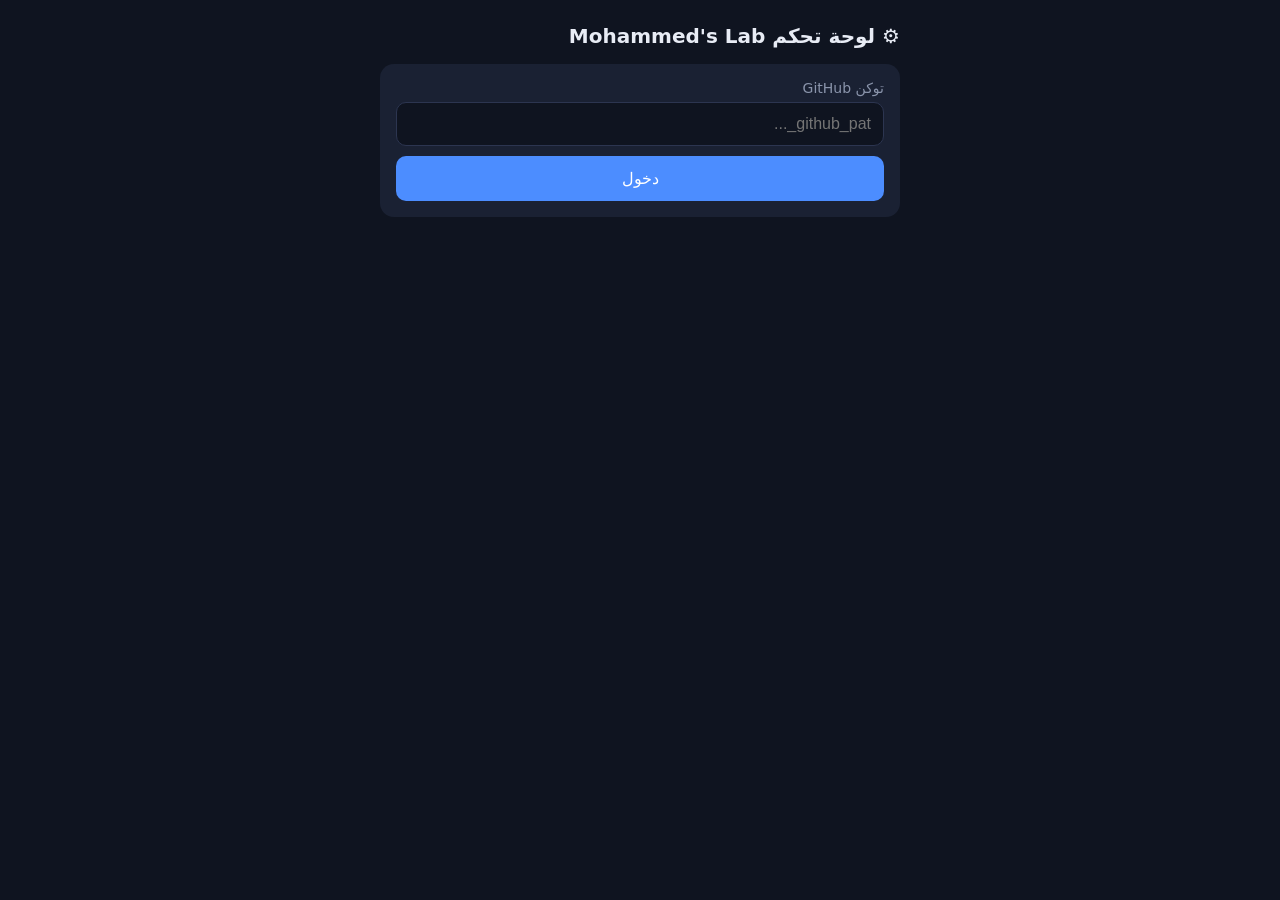
<file: admin.html>
<!DOCTYPE html>
<html lang="ar" dir="rtl">
<head>
<meta charset="UTF-8">
<meta name="viewport" content="width=device-width, initial-scale=1">
<meta name="robots" content="noindex">
<title>لوحة التحكم - Mohammed's Lab</title>
<style>
  :root { --bg:#0f1420; --card:#1a2133; --text:#e8ecf5; --muted:#8a94ab; --ok:#2ea043; --off:#555d70; --accent:#4c8dff; }
  * { box-sizing: border-box; }
  body { margin:0; font-family: system-ui, sans-serif; background:var(--bg); color:var(--text); padding:16px; }
  .wrap { max-width:520px; margin:0 auto; }
  h1 { font-size:20px; margin:8px 0 16px; }
  .card { background:var(--card); border-radius:14px; padding:16px; margin-bottom:14px; }
  label { display:block; margin-bottom:6px; color:var(--muted); font-size:14px; }
  input[type=password] { width:100%; padding:12px; border-radius:10px; border:1px solid #2c3550; background:#0f1420; color:var(--text); font-size:16px; }
  button { width:100%; padding:13px; border:0; border-radius:10px; background:var(--accent); color:#fff; font-size:16px; cursor:pointer; margin-top:10px; }
  button.secondary { background:#2c3550; }
  button:disabled { opacity:.5; }
  .row { display:flex; justify-content:space-between; align-items:center; padding:12px 0; border-bottom:1px solid #263049; }
  .row:last-child { border-bottom:0; }
  .name { font-size:16px; }
  .sw { position:relative; width:52px; height:30px; background:var(--off); border-radius:30px; cursor:pointer; transition:.2s; flex-shrink:0; }
  .sw::after { content:""; position:absolute; top:3px; right:3px; width:24px; height:24px; background:#fff; border-radius:50%; transition:.2s; }
  .sw.on { background:var(--ok); }
  .sw.on::after { right:25px; }
  #msg { text-align:center; min-height:24px; font-size:14px; margin-top:8px; }
  .hidden { display:none; }
</style>
</head>
<body>
<div class="wrap">
  <h1>⚙️ لوحة تحكم Mohammed's Lab</h1>

  <div class="card" id="loginCard">
    <label for="tok">توكن GitHub</label>
    <input type="password" id="tok" placeholder="github_pat_...">
    <button id="loginBtn">دخول</button>
  </div>

  <div class="card hidden" id="panel">
    <div class="row">
      <span class="name"><b>تفعيل الموقع (عام)</b></span>
      <div class="sw" id="sw_global"></div>
    </div>
    <div class="row"><span class="name">🧮 الآلة الحاسبة</span><div class="sw" id="sw_calc"></div></div>
    <div class="row"><span class="name">🎬 مولد الأسماء</span><div class="sw" id="sw_names"></div></div>
    <div class="row"><span class="name">🎨 حاسبة الطلاء</span><div class="sw" id="sw_paint"></div></div>
    <div class="row"><span class="name">🎮 الألعاب</span><div class="sw" id="sw_games"></div></div>
    <button id="saveBtn">حفظ التغييرات</button>
    <button class="secondary" id="logoutBtn">تسجيل الخروج</button>
  </div>

  <div id="msg"></div>
</div>

<script>
const OWNER = "www0906812681-pixel";
const REPO = "PMY";
const FILE = "settings.json";
const API = "https://api.github.com/repos/" + OWNER + "/" + REPO + "/contents/" + FILE;

let token = "";
let sha = "";
let settings = { globalEnabled: true, projects: { calc:true, names:true, paint:true, games:false } };

const $ = (id) => document.getElementById(id);
const msg = (t, ok) => { $("msg").textContent = t; $("msg").style.color = ok ? "#2ea043" : "#ff6b6b"; };

function headers() {
  return { "Authorization": "Bearer " + token, "Accept": "application/vnd.github+json" };
}

function render() {
  $("sw_global").classList.toggle("on", settings.globalEnabled);
  ["calc","names","paint","games"].forEach(function(k) {
    $("sw_" + k).classList.toggle("on", !!settings.projects[k]);
  });
}

function decode(b64) {
  const bin = atob(b64.replace(/\n/g, ""));
  const bytes = Uint8Array.from(bin, function(c) { return c.charCodeAt(0); });
  return new TextDecoder().decode(bytes);
}

function encode(str) {
  const bytes = new TextEncoder().encode(str);
  let bin = "";
  bytes.forEach(function(b) { bin += String.fromCharCode(b); });
  return btoa(bin);
}

async function load() {
  const r = await fetch(API + "?t=" + Date.now(), { headers: headers() });
  if (r.status === 401) throw new Error("التوكن غير صحيح");
  if (!r.ok) throw new Error("فشل التحميل (" + r.status + ")");
  const data = await r.json();
  sha = data.sha;
  const parsed = JSON.parse(decode(data.content));
  settings.globalEnabled = parsed.globalEnabled !== false;
  ["calc","names","paint","games"].forEach(function(k) {
    if (parsed.projects && typeof parsed.projects[k] === "boolean") settings.projects[k] = parsed.projects[k];
  });
  render();
}

async function login() {
  token = $("tok").value.trim();
  if (!token) { msg("اكتب التوكن", false); return; }
  $("loginBtn").disabled = true;
  msg("جاري الدخول...", true);
  try {
    await load();
    try { localStorage.setItem("lab_token", token); } catch (e) {}
    $("loginCard").classList.add("hidden");
    $("panel").classList.remove("hidden");
    msg("تم الدخول ✅", true);
  } catch (e) {
    msg(e.message, false);
  }
  $("loginBtn").disabled = false;
}

async function save() {
  $("saveBtn").disabled = true;
  msg("جاري الحفظ...", true);
  try {
    const body = {
      message: "Update settings from admin panel",
      content: encode(JSON.stringify(settings, null, 2) + "\n"),
      sha: sha
    };
    const r = await fetch(API, { method: "PUT", headers: headers(), body: JSON.stringify(body) });
    if (!r.ok) throw new Error("فشل الحفظ (" + r.status + ")");
    const data = await r.json();
    sha = data.content.sha;
    msg("تم الحفظ ✅ (قد يستغرق الموقع دقيقة ليتحدث)", true);
  } catch (e) {
    msg(e.message, false);
  }
  $("saveBtn").disabled = false;
}

function logout() {
  try { localStorage.removeItem("lab_token"); } catch (e) {}
  token = "";
  $("tok").value = "";
  $("panel").classList.add("hidden");
  $("loginCard").classList.remove("hidden");
  msg("", true);
}

$("sw_global").onclick = function() { settings.globalEnabled = !settings.globalEnabled; render(); };
["calc","names","paint","games"].forEach(function(k) {
  $("sw_" + k).onclick = function() { settings.projects[k] = !settings.projects[k]; render(); };
});
$("loginBtn").onclick = login;
$("saveBtn").onclick = save;
$("logoutBtn").onclick = logout;

try {
  const saved = localStorage.getItem("lab_token");
  if (saved) { $("tok").value = saved; login(); }
} catch (e) {}
</script>
</body>
</html>
</file>
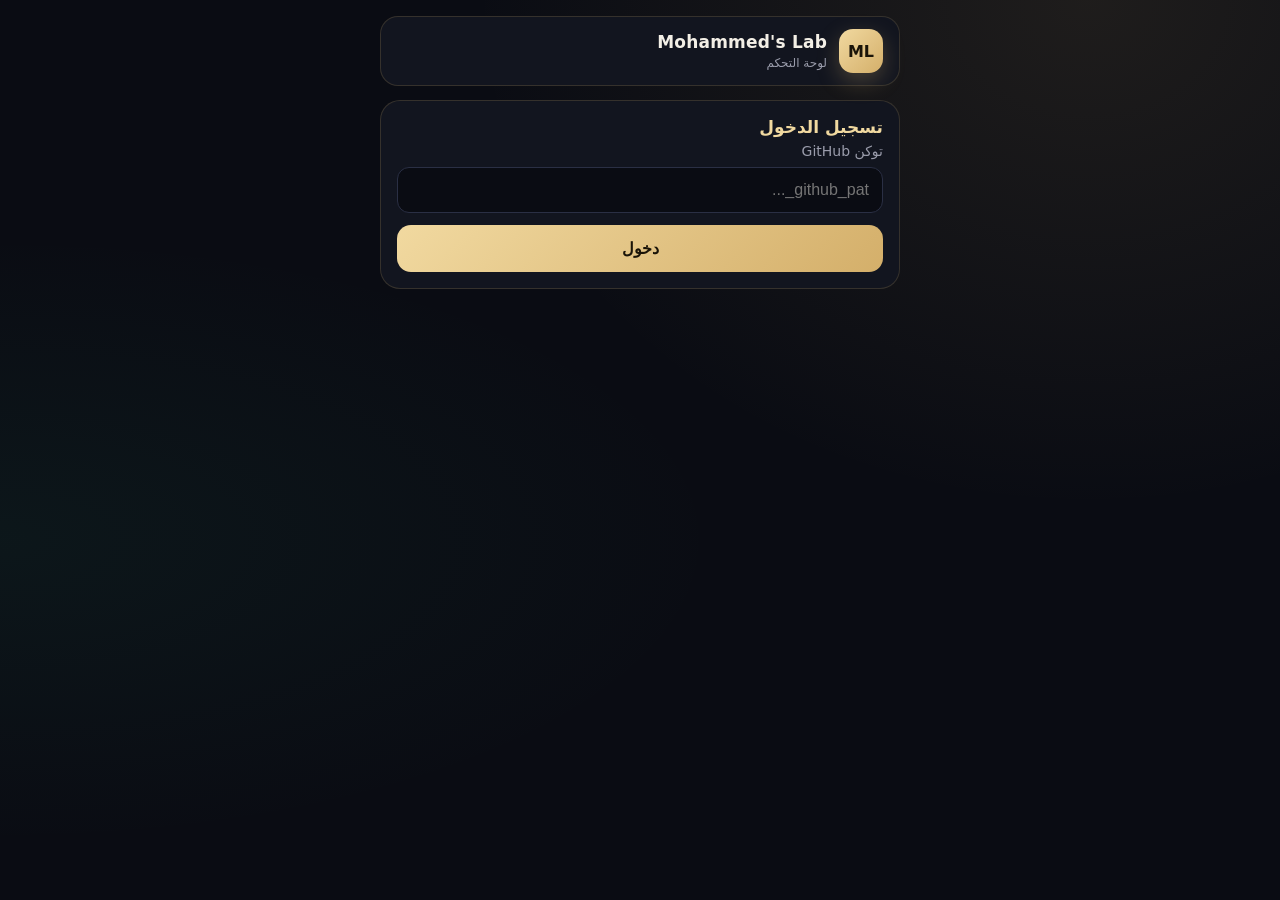
<file: admin2.html>
<!DOCTYPE html>
<html lang="ar" dir="rtl">
<head>
<meta charset="UTF-8">
<meta name="viewport" content="width=device-width, initial-scale=1">
<meta name="robots" content="noindex">
<meta name="theme-color" content="#0a0c13">
<title>لوحة التحكم - Mohammed's Lab</title>
<link rel="stylesheet" href="admin.css">
</head>
<body>
<div class="wrap">

  <div class="topbar">
    <div class="brand">
      <div class="logo">ML</div>
      <div><b>Mohammed's Lab</b><small>لوحة التحكم</small></div>
    </div>
  </div>

  <div class="card" id="loginCard">
    <h3>تسجيل الدخول</h3>
    <label for="tok">توكن GitHub</label>
    <input type="password" id="tok" placeholder="github_pat_...">
    <button class="btn-gold btn-full" id="loginBtn">دخول</button>
  </div>

  <div id="panel" class="hidden">

    <div class="hero">
      <div>
        <h2><span id="greet">مرحباً</span>، محمد</h2>
        <p>تحكم كامل في موقعك بكل سهولة</p>
      </div>
      <svg viewBox="0 0 160 120" aria-hidden="true">
        <defs>
          <linearGradient id="scr" x1="0" y1="0" x2="1" y2="1">
            <stop offset="0" stop-color="#2a2f4a"/><stop offset="1" stop-color="#14172a"/>
          </linearGradient>
          <linearGradient id="gd" x1="0" y1="0" x2="1" y2="1">
            <stop offset="0" stop-color="#f1d9a0"/><stop offset="1" stop-color="#d4af6a"/>
          </linearGradient>
        </defs>
        <ellipse cx="80" cy="108" rx="62" ry="7" fill="#000" opacity=".35"/>
        <rect x="26" y="12" width="108" height="72" rx="8" fill="#2b2f3f" stroke="url(#gd)" stroke-width="2.5"/>
        <rect x="32" y="18" width="96" height="60" rx="4" fill="url(#scr)"/>
        <rect x="40" y="27" width="34" height="5" rx="2.5" fill="#d4af6a"/>
        <rect x="40" y="38" width="52" height="4" rx="2" fill="#2fbf8f"/>
        <rect x="40" y="47" width="42" height="4" rx="2" fill="#7b8199"/>
        <rect x="40" y="56" width="60" height="4" rx="2" fill="#7b8199"/>
        <rect x="40" y="65" width="26" height="4" rx="2" fill="#d4af6a" opacity=".7"/>
        <path d="M14 92 H146 L138 100 Q137 103 133 103 H27 Q23 103 22 100 Z" fill="url(#gd)"/>
        <rect x="64" y="92" width="32" height="4" rx="2" fill="#a88a4e"/>
      </svg>
    </div>

    <div class="stats">
      <div class="stat"><div class="val" id="stState">—</div><div class="lbl">حالة الموقع</div></div>
      <div class="stat"><div class="val" id="stCount">—</div><div class="lbl">المشاريع الظاهرة</div></div>
      <div class="stat"><div class="val" id="stDate" style="font-size:16px">—</div><div class="lbl">آخر تحديث</div></div>
      <div class="stat"><div class="val" style="font-size:16px;color:var(--muted)">قريباً</div><div class="lbl">عدد الزوار</div></div>
    </div>

    <div class="card">
      <h3>إعدادات الموقع</h3>
      <div class="row"><span class="name">تفعيل الموقع (عام)</span><div class="sw" id="sw_global"></div></div>
      <div class="row"><span class="name">🧮 الآلة الحاسبة</span><div class="sw" id="sw_calc"></div></div>
      <div class="row"><span class="name">🎬 مولد الأسماء</span><div class="sw" id="sw_names"></div></div>
      <div class="row"><span class="name">🎨 حاسبة الطلاء</span><div class="sw" id="sw_paint"></div></div>
      <div class="row"><span class="name">🎮 الألعاب</span><div class="sw" id="sw_games"></div></div>
      <div class="btns">
        <button class="btn-gold" id="saveBtn">حفظ التغييرات</button>
        <button class="btn-dark" id="logoutBtn">تسجيل الخروج</button>
      </div>
    </div>

  </div>

  <div id="msg"></div>
</div>

<script src="admin.js"></script>
</body>
</html>
</file>
<file: admin.css>
:root{
  --bg:#0a0c13; --panel:#12151f; --panel2:#181c29; --line:rgba(212,175,106,.18);
  --text:#f3efe6; --muted:#9a9cab; --gold:#d4af6a; --gold2:#f1d9a0;
  --ok:#2fbf8f; --off:#3a3f52; --danger:#ff6b6b;
}
*{box-sizing:border-box}
body{margin:0;font-family:system-ui,-apple-system,"Segoe UI",Tahoma,Arial,sans-serif;color:var(--text);padding:16px;min-height:100vh;
  background:radial-gradient(ellipse at 85% 0%,rgba(212,175,106,.10),transparent 40%),radial-gradient(ellipse at 0% 60%,rgba(47,191,143,.06),transparent 40%),var(--bg)}
.wrap{max-width:520px;margin:0 auto}
.topbar{display:flex;align-items:center;justify-content:space-between;background:var(--panel);border:1px solid var(--line);border-radius:18px;padding:12px 16px;margin-bottom:14px}
.brand{display:flex;align-items:center;gap:12px}
.logo{width:44px;height:44px;border-radius:14px;display:grid;place-items:center;font-weight:900;color:#1a1408;background:linear-gradient(135deg,var(--gold2),var(--gold));box-shadow:0 8px 22px rgba(212,175,106,.28)}
.brand b{display:block;font-size:17px;letter-spacing:.2px}
.brand small{color:var(--muted);font-size:12px}
.hero{position:relative;overflow:hidden;display:flex;align-items:center;justify-content:space-between;gap:10px;padding:20px;border-radius:20px;margin-bottom:14px;border:1px solid var(--line);
  background:linear-gradient(135deg,#1a1d2c 0%,#141726 55%,#1d1a14 100%)}
.hero h2{margin:0 0 6px;font-size:22px;line-height:1.35}
.hero h2 span{color:var(--gold2)}
.hero p{margin:0;color:var(--muted);font-size:14px}
.hero svg{flex-shrink:0;width:128px;height:auto}
.stats{display:grid;grid-template-columns:repeat(2,1fr);gap:10px;margin-bottom:14px}
.stat{background:var(--panel);border:1px solid var(--line);border-radius:16px;padding:14px;text-align:center}
.stat .val{font-size:20px;font-weight:800;color:var(--gold2);margin:4px 0}
.stat .lbl{font-size:12px;color:var(--muted)}
.stat .val.ok{color:var(--ok)} .stat .val.bad{color:var(--danger)}
.card{background:var(--panel);border:1px solid var(--line);border-radius:20px;padding:16px;margin-bottom:14px}
.card h3{margin:0 0 6px;font-size:17px;color:var(--gold2)}
label{display:block;margin-bottom:8px;color:var(--muted);font-size:14px}
input[type=password]{width:100%;padding:13px;border-radius:12px;border:1px solid #2a2f44;background:#0a0c13;color:var(--text);font-size:16px}
input[type=password]:focus{outline:none;border-color:var(--gold)}
.row{display:flex;justify-content:space-between;align-items:center;padding:14px 4px;border-bottom:1px solid rgba(255,255,255,.06)}
.row:last-of-type{border-bottom:0}
.name{font-size:16px}
.sw{direction:ltr;position:relative;width:54px;height:30px;background:var(--off);border-radius:30px;cursor:pointer;transition:.2s;flex-shrink:0}
.sw::after{content:"";position:absolute;top:3px;left:3px;width:24px;height:24px;background:#fff;border-radius:50%;transition:.2s}
.sw.on{background:var(--ok)}
.sw.on::after{transform:translateX(24px)}
.btns{display:grid;grid-template-columns:1fr 1fr;gap:10px;margin-top:14px}
button{border:0;border-radius:14px;padding:14px;font-size:16px;font-weight:700;cursor:pointer;color:#fff;transition:.15s}
button:active{transform:scale(.98)}
button:disabled{opacity:.5}
.btn-gold{background:linear-gradient(135deg,var(--gold2),var(--gold));color:#1a1408}
.btn-dark{background:var(--panel2);border:1px solid var(--line);color:var(--text)}
.btn-full{width:100%;margin-top:12px}
#msg{display:none;margin-top:12px;padding:13px 15px;border-radius:14px;font-size:14px;border:1px solid var(--line);background:var(--panel)}
#msg.show{display:block}
.hidden{display:none !important}
@media(max-width:380px){.hero svg{width:96px}}
.stat .val{direction:ltr}
</file>
